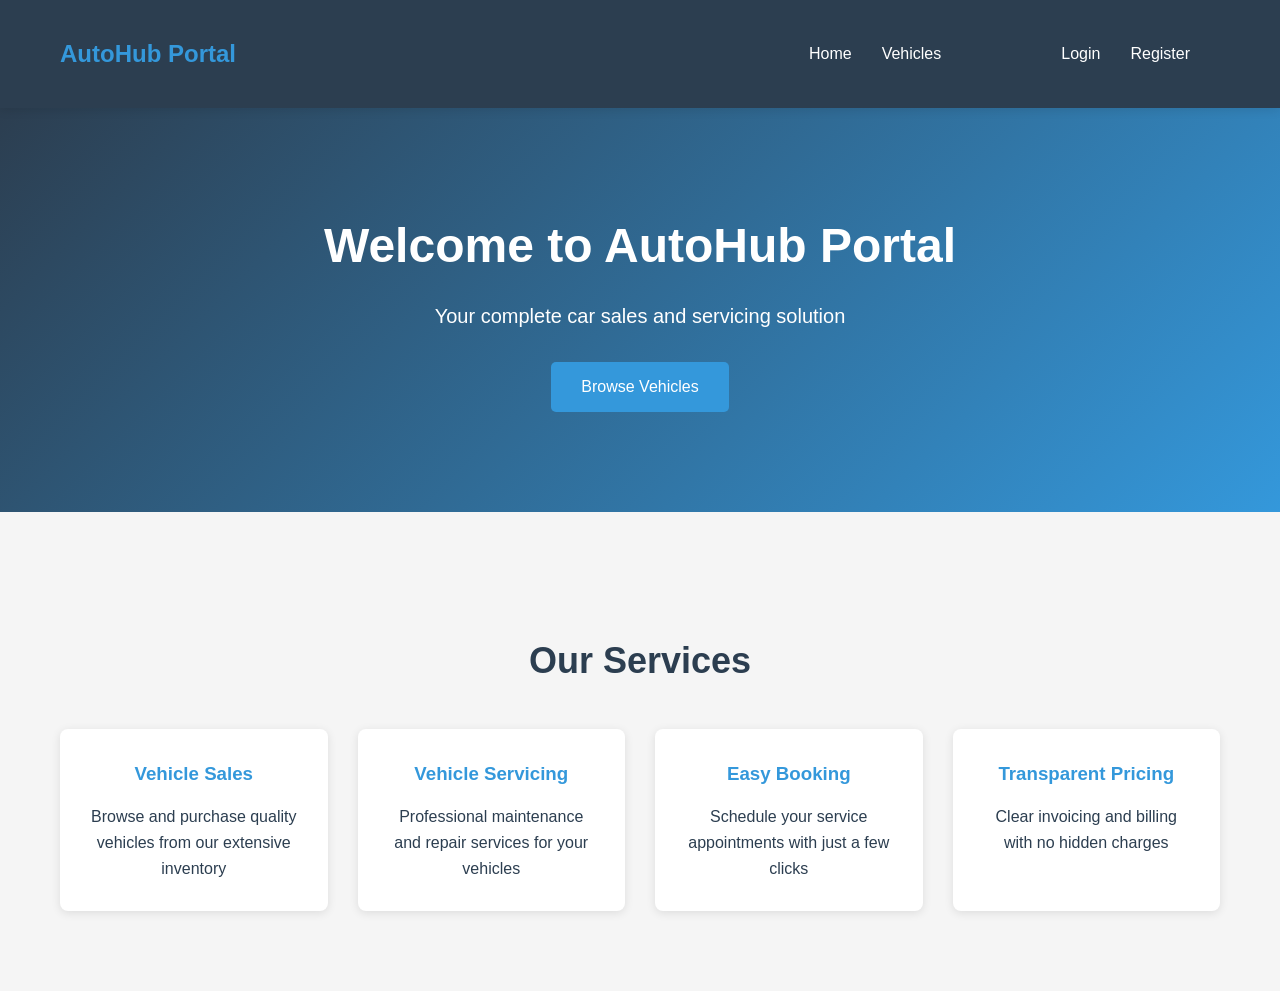
<file: frontend/index.html>
<!DOCTYPE html>
<html lang="en">
<head>
    <meta charset="UTF-8">
    <meta name="viewport" content="width=device-width, initial-scale=1.0">
    <title>Car Sales & Servicing Portal</title>
    <link rel="stylesheet" href="css/styles.css">
</head>
<body>
    <nav class="navbar">
        <div class="container">
            <div class="logo">AutoHub Portal</div>
            <ul class="nav-links" id="navLinks">
                <li><a href="index.html">Home</a></li>
                <li><a href="pages/vehicles.html">Vehicles</a></li>
                <li><a href="pages/dashboard.html" id="dashboardLink" style="display:none;">Dashboard</a></li>
                <li><a href="pages/bookings.html" id="bookingsLink" style="display:none;">Bookings</a></li>
                <li><a href="pages/admin.html" id="adminLink" style="display:none;">Admin</a></li>
                <li><a href="pages/login.html" id="loginLink">Login</a></li>
                <li><a href="pages/register.html" id="registerLink">Register</a></li>
                <li><a href="#" id="logoutLink" style="display:none;">Logout</a></li>
            </ul>
        </div>
    </nav>

    <div class="hero-section">
        <div class="hero-content">
            <h1>Welcome to AutoHub Portal</h1>
            <p>Your complete car sales and servicing solution</p>
            <a href="pages/vehicles.html" class="btn btn-primary">Browse Vehicles</a>
        </div>
    </div>

    <div class="container">
        <section class="features">
            <h2>Our Services</h2>
            <div class="feature-grid">
                <div class="feature-card">
                    <h3>Vehicle Sales</h3>
                    <p>Browse and purchase quality vehicles from our extensive inventory</p>
                </div>
                <div class="feature-card">
                    <h3>Vehicle Servicing</h3>
                    <p>Professional maintenance and repair services for your vehicles</p>
                </div>
                <div class="feature-card">
                    <h3>Easy Booking</h3>
                    <p>Schedule your service appointments with just a few clicks</p>
                </div>
                <div class="feature-card">
                    <h3>Transparent Pricing</h3>
                    <p>Clear invoicing and billing with no hidden charges</p>
                </div>
            </div>
        </section>
    </div>

    <script src="js/auth.js"></script>
</body>
</html>
</file>
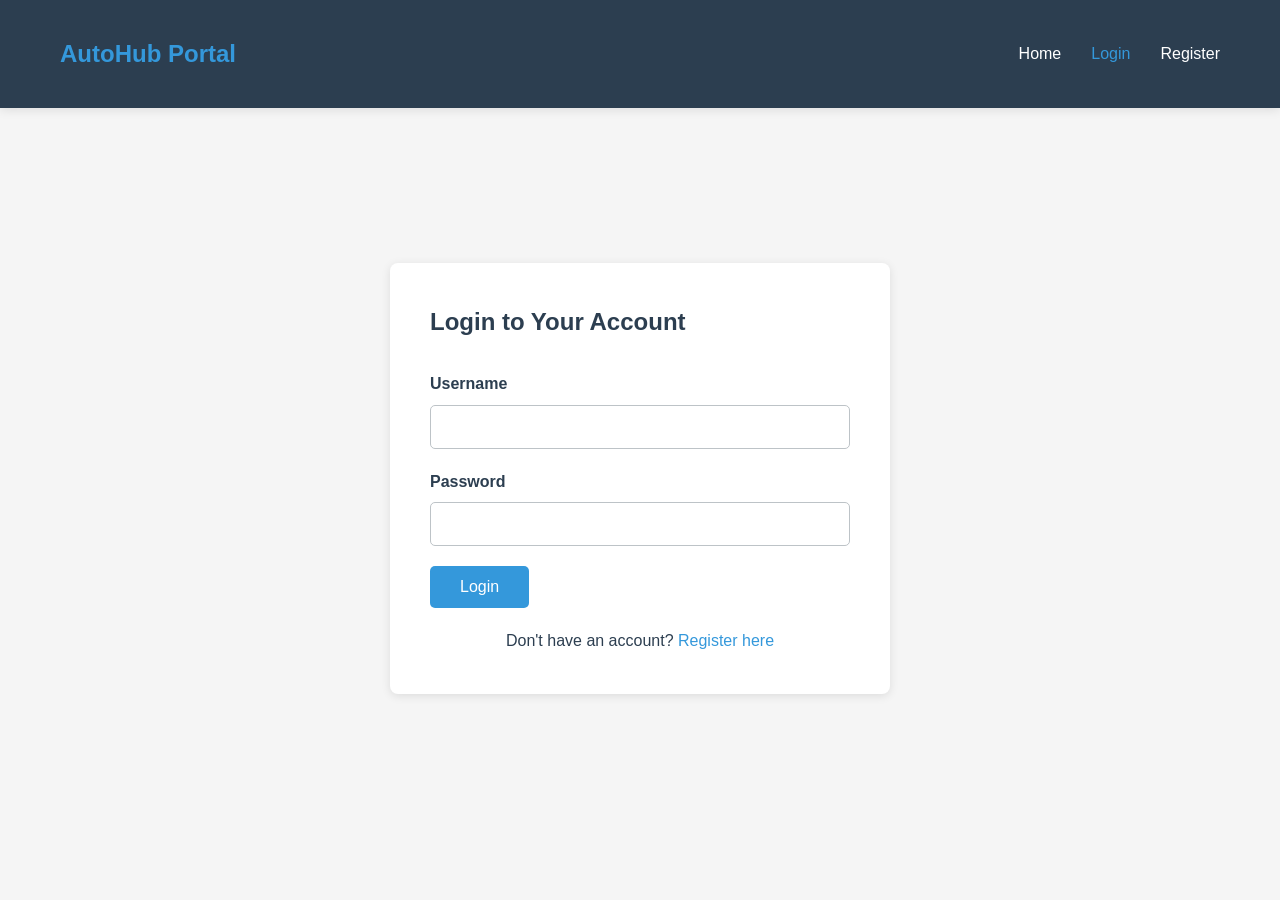
<file: frontend/pages/admin.html>
<!DOCTYPE html>
<html lang="en">
<head>
    <meta charset="UTF-8">
    <meta name="viewport" content="width=device-width, initial-scale=1.0">
    <title>Admin Dashboard - AutoHub Portal</title>
    <link rel="stylesheet" href="../css/styles.css">
</head>
<body>
    <nav class="navbar">
        <div class="container">
            <div class="logo">AutoHub Portal</div>
            <ul class="nav-links" id="navLinks">
                <li><a href="../index.html">Home</a></li>
                <li><a href="admin.html" class="active">Admin</a></li>
                <li><a href="#" id="logoutLink">Logout</a></li>
            </ul>
        </div>
    </nav>

    <div class="container">
        <h1>Administration Dashboard</h1>

        <div class="admin-tabs">
            <button class="tab-btn active" onclick="switchTab('dashboard')">Dashboard</button>
            <button class="tab-btn" onclick="switchTab('users')">Users</button>
            <button class="tab-btn" onclick="switchTab('vehicles')">Vehicles</button>
            <button class="tab-btn" onclick="switchTab('bookings')">Bookings</button>
            <button class="tab-btn" onclick="switchTab('invoices')">Invoices</button>
        </div>

        <!-- Dashboard Tab -->
        <div id="dashboardTab" class="tab-content active">
            <h2>Statistics</h2>
            <div class="dashboard-grid">
                <div class="stat-card">
                    <h3>Total Users</h3>
                    <div id="totalUsers" class="big-number">0</div>
                </div>
                <div class="stat-card">
                    <h3>Total Vehicles</h3>
                    <div id="totalVehicles" class="big-number">0</div>
                </div>
                <div class="stat-card">
                    <h3>Available Vehicles</h3>
                    <div id="availableVehicles" class="big-number">0</div>
                </div>
                <div class="stat-card">
                    <h3>Pending Bookings</h3>
                    <div id="pendingBookings" class="big-number">0</div>
                </div>
                <div class="stat-card">
                    <h3>Pending Invoices</h3>
                    <div id="pendingInvoices" class="big-number">0</div>
                </div>
            </div>
        </div>

        <!-- Users Tab -->
        <div id="usersTab" class="tab-content">
            <h2>User Management</h2>
            <div class="table-container">
                <table id="usersTable">
                    <thead>
                        <tr>
                            <th>Username</th>
                            <th>Email</th>
                            <th>Role</th>
                            <th>Status</th>
                            <th>Actions</th>
                        </tr>
                    </thead>
                    <tbody id="usersBody">
                        <tr><td colspan="5" class="loading">Loading users...</td></tr>
                    </tbody>
                </table>
            </div>
        </div>

        <!-- Vehicles Tab -->
        <div id="vehiclesTab" class="tab-content">
            <h2>Vehicle Management</h2>
            <button class="btn btn-primary" onclick="showAddVehicleForm()">Add Vehicle</button>
            <div id="addVehicleForm" class="form-card" style="display:none;">
                <h3>Add New Vehicle</h3>
                <form id="vehicleForm">
                    <div class="form-row">
                        <div class="form-group">
                            <label for="make">Make *</label>
                            <input type="text" id="make" required>
                        </div>
                        <div class="form-group">
                            <label for="model">Model *</label>
                            <input type="text" id="model" required>
                        </div>
                    </div>
                    <div class="form-row">
                        <div class="form-group">
                            <label for="year">Year *</label>
                            <input type="number" id="year" required>
                        </div>
                        <div class="form-group">
                            <label for="vin">VIN *</label>
                            <input type="text" id="vin" required>
                        </div>
                    </div>
                    <button type="submit" class="btn btn-primary">Add Vehicle</button>
                </form>
            </div>
            <div class="table-container">
                <table id="vehiclesTable">
                    <thead>
                        <tr>
                            <th>Make</th>
                            <th>Model</th>
                            <th>Year</th>
                            <th>Status</th>
                            <th>Price</th>
                            <th>Actions</th>
                        </tr>
                    </thead>
                    <tbody id="vehiclesBody">
                        <tr><td colspan="6" class="loading">Loading vehicles...</td></tr>
                    </tbody>
                </table>
            </div>
        </div>

        <!-- Bookings Tab -->
        <div id="bookingsTab" class="tab-content">
            <h2>Booking Management</h2>
            <div class="table-container">
                <table id="allBookingsTable">
                    <thead>
                        <tr>
                            <th>Customer</th>
                            <th>Vehicle</th>
                            <th>Date</th>
                            <th>Status</th>
                            <th>Actions</th>
                        </tr>
                    </thead>
                    <tbody id="allBookingsBody">
                        <tr><td colspan="5" class="loading">Loading bookings...</td></tr>
                    </tbody>
                </table>
            </div>
        </div>

        <!-- Invoices Tab -->
        <div id="invoicesTab" class="tab-content">
            <h2>Invoice Management</h2>
            <div class="table-container">
                <table id="invoicesTable">
                    <thead>
                        <tr>
                            <th>Invoice #</th>
                            <th>Customer</th>
                            <th>Date</th>
                            <th>Total</th>
                            <th>Status</th>
                            <th>Actions</th>
                        </tr>
                    </thead>
                    <tbody id="invoicesBody">
                        <tr><td colspan="6" class="loading">Loading invoices...</td></tr>
                    </tbody>
                </table>
            </div>
        </div>
    </div>

    <script src="../js/api.js"></script>
    <script src="../js/auth.js"></script>
    <script src="../js/admin.js"></script>
</body>
</html>
</file>
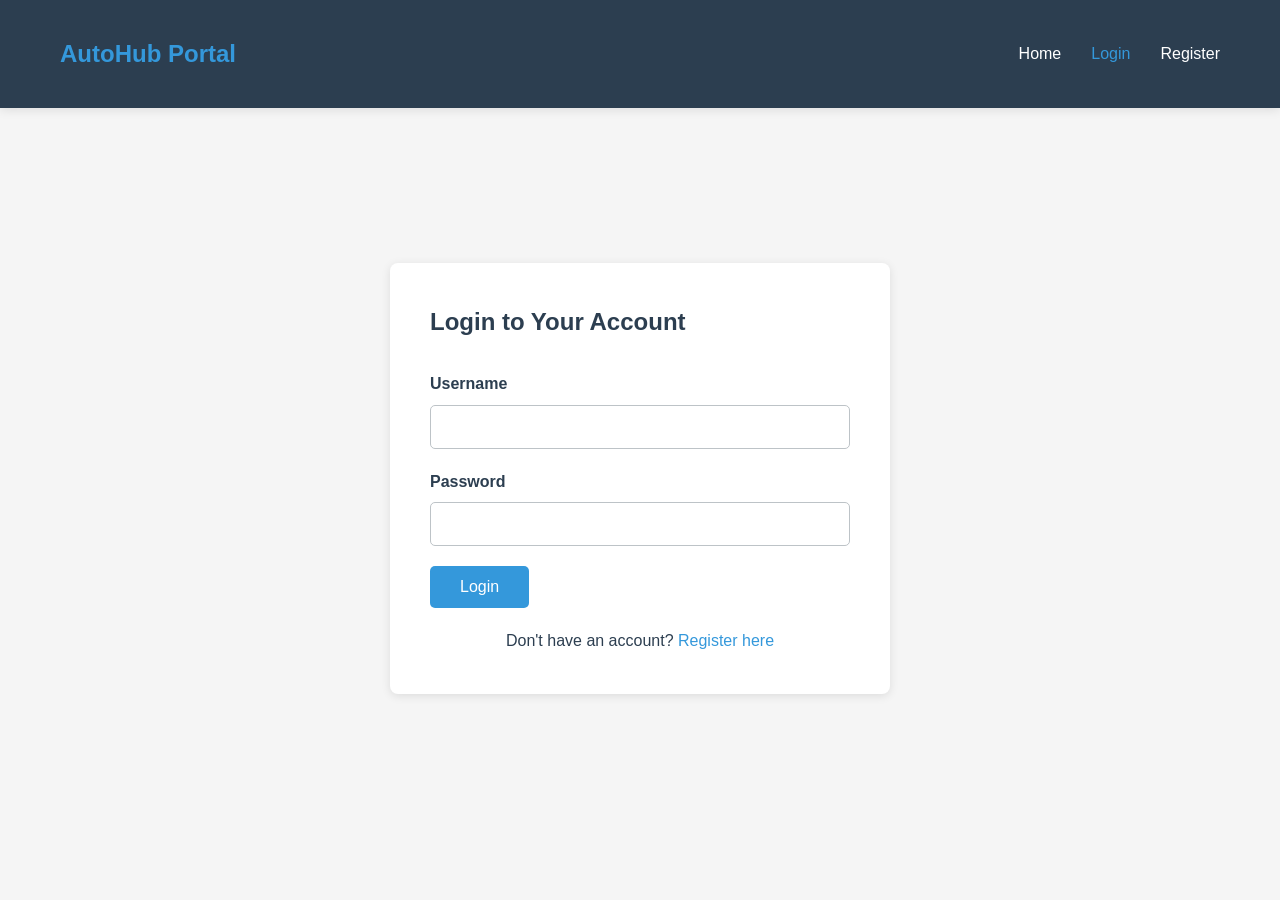
<file: frontend/pages/bookings.html>
<!DOCTYPE html>
<html lang="en">
<head>
    <meta charset="UTF-8">
    <meta name="viewport" content="width=device-width, initial-scale=1.0">
    <title>Bookings - AutoHub Portal</title>
    <link rel="stylesheet" href="../css/styles.css">
</head>
<body>
    <nav class="navbar">
        <div class="container">
            <div class="logo">AutoHub Portal</div>
            <ul class="nav-links" id="navLinks">
                <li><a href="../index.html">Home</a></li>
                <li><a href="vehicles.html">Vehicles</a></li>
                <li><a href="dashboard.html">Dashboard</a></li>
                <li><a href="bookings.html" class="active">Bookings</a></li>
                <li><a href="admin.html" id="adminLink" style="display:none;">Admin</a></li>
                <li><a href="#" id="logoutLink">Logout</a></li>
            </ul>
        </div>
    </nav>

    <div class="container">
        <h1>Service Bookings</h1>

        <div class="button-group">
            <button class="btn btn-primary" onclick="showBookingForm()">New Booking</button>
        </div>

        <div id="bookingForm" class="form-card" style="display:none;">
            <h2>Schedule a Service</h2>
            <form id="newBookingForm">
                <div class="form-group">
                    <label for="vehicle_id">Select Vehicle *</label>
                    <select id="vehicle_id" required>
                        <option value="">Loading vehicles...</option>
                    </select>
                </div>
                <div class="form-group">
                    <label for="service_id">Select Service *</label>
                    <select id="service_id" required>
                        <option value="">Loading services...</option>
                    </select>
                </div>
                <div class="form-group">
                    <label for="booking_date">Preferred Date & Time *</label>
                    <input type="datetime-local" id="booking_date" required>
                </div>
                <div class="form-group">
                    <label for="notes">Additional Notes</label>
                    <textarea id="notes" rows="4"></textarea>
                </div>
                <button type="submit" class="btn btn-primary">Schedule Booking</button>
                <button type="button" class="btn btn-secondary" onclick="hideBookingForm()">Cancel</button>
            </form>
            <div id="bookingMessage" class="message"></div>
        </div>

        <div class="table-container">
            <h2>Your Bookings</h2>
            <table id="bookingsTable">
                <thead>
                    <tr>
                        <th>Date</th>
                        <th>Vehicle</th>
                        <th>Service</th>
                        <th>Status</th>
                        <th>Actions</th>
                    </tr>
                </thead>
                <tbody id="bookingsBody">
                    <tr><td colspan="5" class="loading">Loading bookings...</td></tr>
                </tbody>
            </table>
        </div>
    </div>

    <script src="../js/api.js"></script>
    <script src="../js/auth.js"></script>
    <script src="../js/bookings.js"></script>
</body>
</html>
</file>
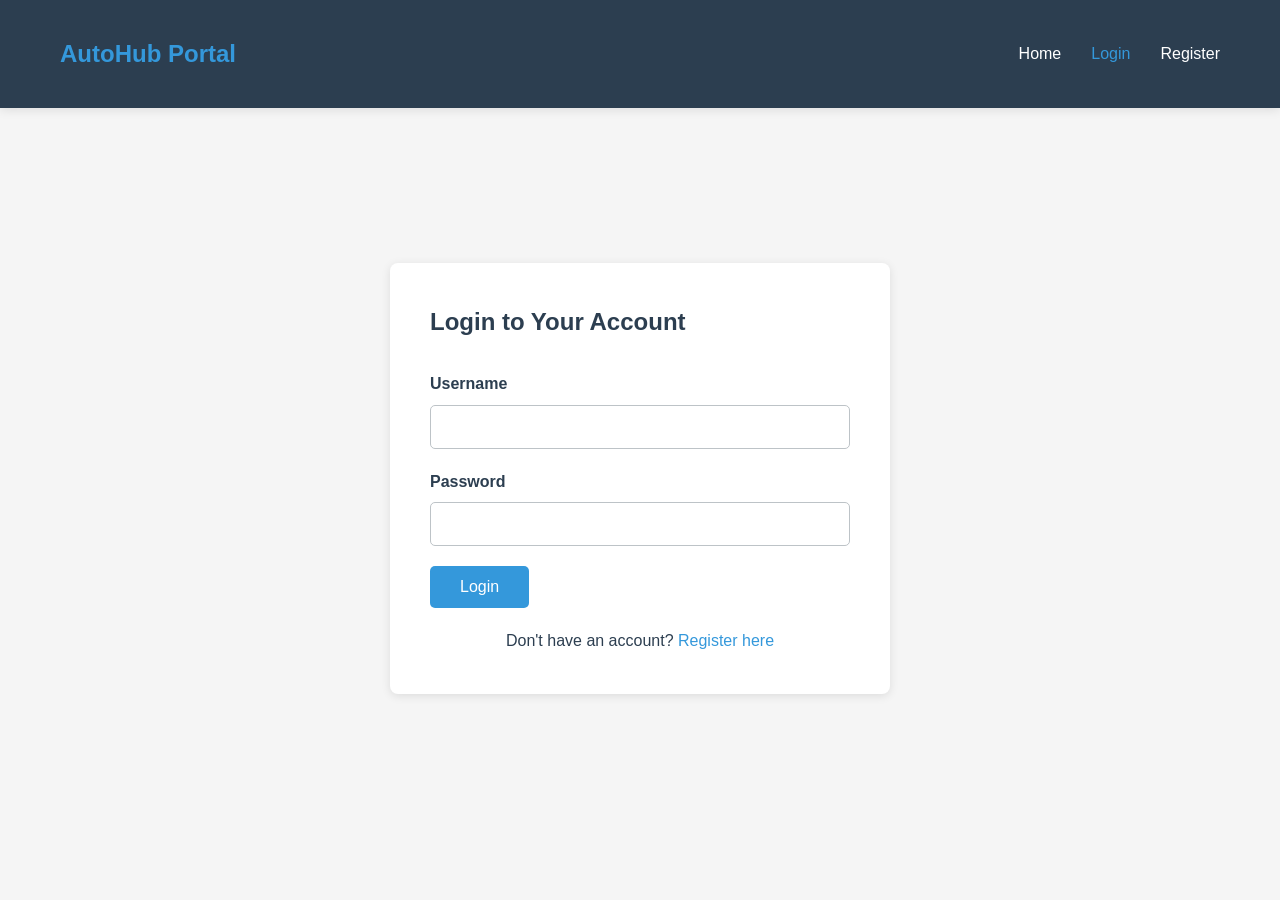
<file: frontend/pages/dashboard.html>
<!DOCTYPE html>
<html lang="en">
<head>
    <meta charset="UTF-8">
    <meta name="viewport" content="width=device-width, initial-scale=1.0">
    <title>Dashboard - AutoHub Portal</title>
    <link rel="stylesheet" href="../css/styles.css">
</head>
<body>
    <nav class="navbar">
        <div class="container">
            <div class="logo">AutoHub Portal</div>
            <ul class="nav-links" id="navLinks">
                <li><a href="../index.html">Home</a></li>
                <li><a href="vehicles.html">Vehicles</a></li>
                <li><a href="dashboard.html" class="active">Dashboard</a></li>
                <li><a href="bookings.html">Bookings</a></li>
                <li><a href="admin.html" id="adminLink" style="display:none;">Admin</a></li>
                <li><a href="#" id="logoutLink">Logout</a></li>
            </ul>
        </div>
    </nav>

    <div class="container">
        <div class="dashboard-header">
            <h1>Welcome, <span id="userName"></span></h1>
            <p id="userEmail"></p>
        </div>

        <div class="dashboard-grid">
            <div class="dashboard-card">
                <h3>My Vehicles</h3>
                <div id="vehiclesCount" class="big-number">0</div>
                <a href="vehicles.html" class="btn btn-secondary">View Vehicles</a>
            </div>

            <div class="dashboard-card">
                <h3>Upcoming Bookings</h3>
                <div id="bookingsCount" class="big-number">0</div>
                <a href="bookings.html" class="btn btn-secondary">View Bookings</a>
            </div>

            <div class="dashboard-card">
                <h3>Pending Invoices</h3>
                <div id="invoicesCount" class="big-number">0</div>
                <a href="invoices.html" class="btn btn-secondary">View Invoices</a>
            </div>

            <div class="dashboard-card">
                <h3>Support</h3>
                <p>Need help? Contact our support team</p>
                <a href="mailto:support@autohub.com" class="btn btn-secondary">Contact Support</a>
            </div>
        </div>

        <section class="dashboard-section">
            <h2>Recent Bookings</h2>
            <div id="recentBookings" class="table-container">
                <p class="loading">Loading bookings...</p>
            </div>
        </section>

        <section class="dashboard-section">
            <h2>Profile Settings</h2>
            <div class="profile-form">
                <div class="form-group">
                    <label>Address:</label>
                    <input type="text" id="address" placeholder="Enter address">
                </div>
                <div class="form-group">
                    <label>City:</label>
                    <input type="text" id="city" placeholder="Enter city">
                </div>
                <div class="form-group">
                    <label>State:</label>
                    <input type="text" id="state" placeholder="Enter state">
                </div>
                <div class="form-group">
                    <label>Postal Code:</label>
                    <input type="text" id="postal_code" placeholder="Enter postal code">
                </div>
                <button class="btn btn-primary" onclick="updateProfile()">Update Profile</button>
            </div>
        </section>
    </div>

    <script src="../js/api.js"></script>
    <script src="../js/auth.js"></script>
    <script src="../js/dashboard.js"></script>
</body>
</html>
</file>
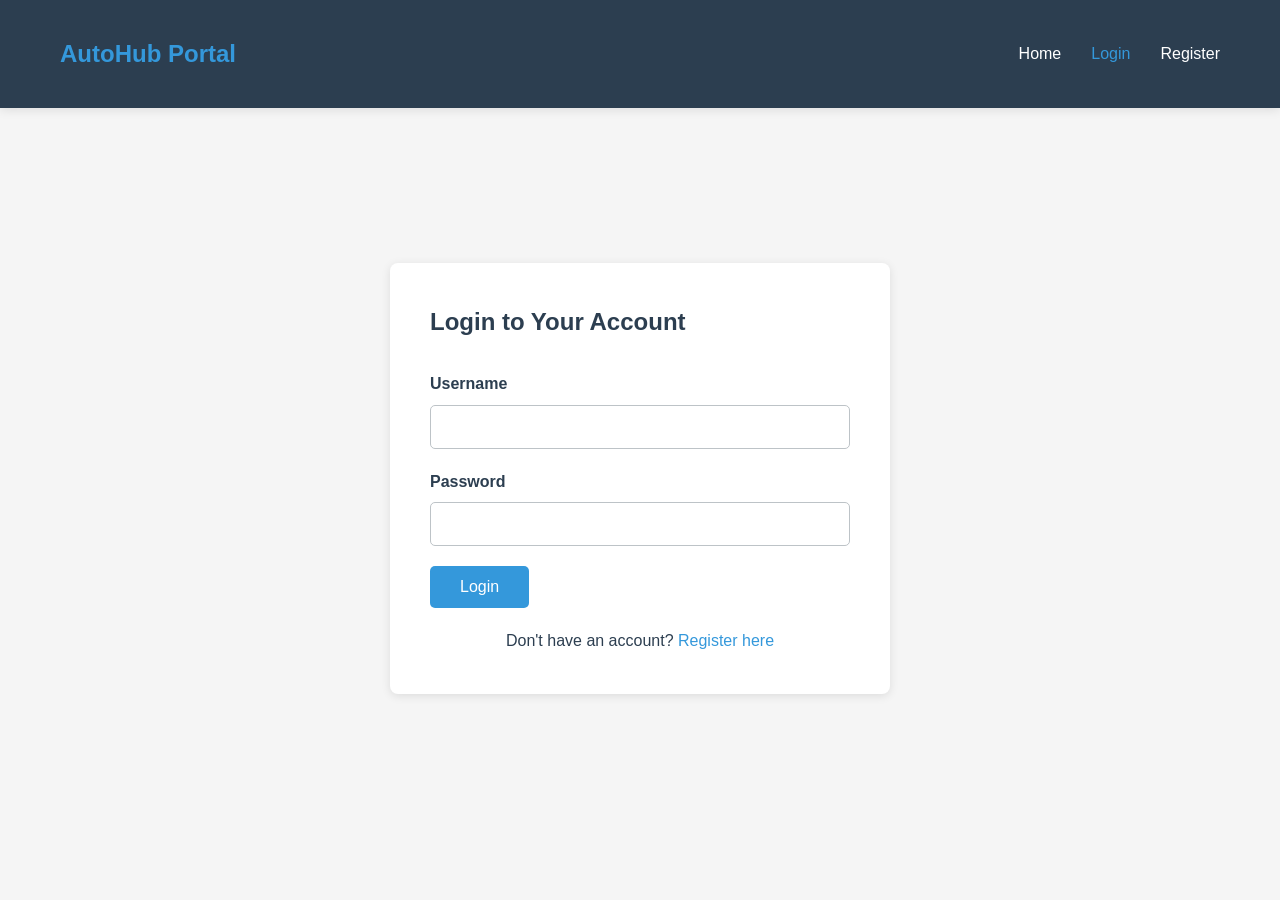
<file: frontend/pages/login.html>
<!DOCTYPE html>
<html lang="en">
<head>
    <meta charset="UTF-8">
    <meta name="viewport" content="width=device-width, initial-scale=1.0">
    <title>Login - AutoHub Portal</title>
    <link rel="stylesheet" href="../css/styles.css">
</head>
<body>
    <nav class="navbar">
        <div class="container">
            <div class="logo">AutoHub Portal</div>
            <ul class="nav-links">
                <li><a href="../index.html">Home</a></li>
                <li><a href="login.html" class="active">Login</a></li>
                <li><a href="register.html">Register</a></li>
            </ul>
        </div>
    </nav>

    <div class="container">
        <div class="form-wrapper">
            <div class="form-card">
                <h2>Login to Your Account</h2>
                <form id="loginForm">
                    <div class="form-group">
                        <label for="username">Username</label>
                        <input type="text" id="username" name="username" required>
                    </div>
                    <div class="form-group">
                        <label for="password">Password</label>
                        <input type="password" id="password" name="password" required>
                    </div>
                    <button type="submit" class="btn btn-primary">Login</button>
                    <p class="form-link">Don't have an account? <a href="register.html">Register here</a></p>
                </form>
                <div id="loginMessage" class="message"></div>
            </div>
        </div>
    </div>

    <script src="../js/api.js"></script>
    <script src="../js/auth.js"></script>
    <script>
        document.getElementById('loginForm').addEventListener('submit', async (e) => {
            e.preventDefault();
            const username = document.getElementById('username').value;
            const password = document.getElementById('password').value;
            
            const result = await apiCall('POST', '/auth/login', { username, password });
            const messageEl = document.getElementById('loginMessage');
            
            if (result.access_token) {
                localStorage.setItem('token', result.access_token);
                localStorage.setItem('user', JSON.stringify(result.user));
                messageEl.classList.add('success');
                messageEl.textContent = 'Login successful! Redirecting...';
                setTimeout(() => window.location.href = '../pages/dashboard.html', 2000);
            } else {
                messageEl.classList.add('error');
                messageEl.textContent = result.message || 'Login failed';
            }
        });
    </script>
</body>
</html>
</file>
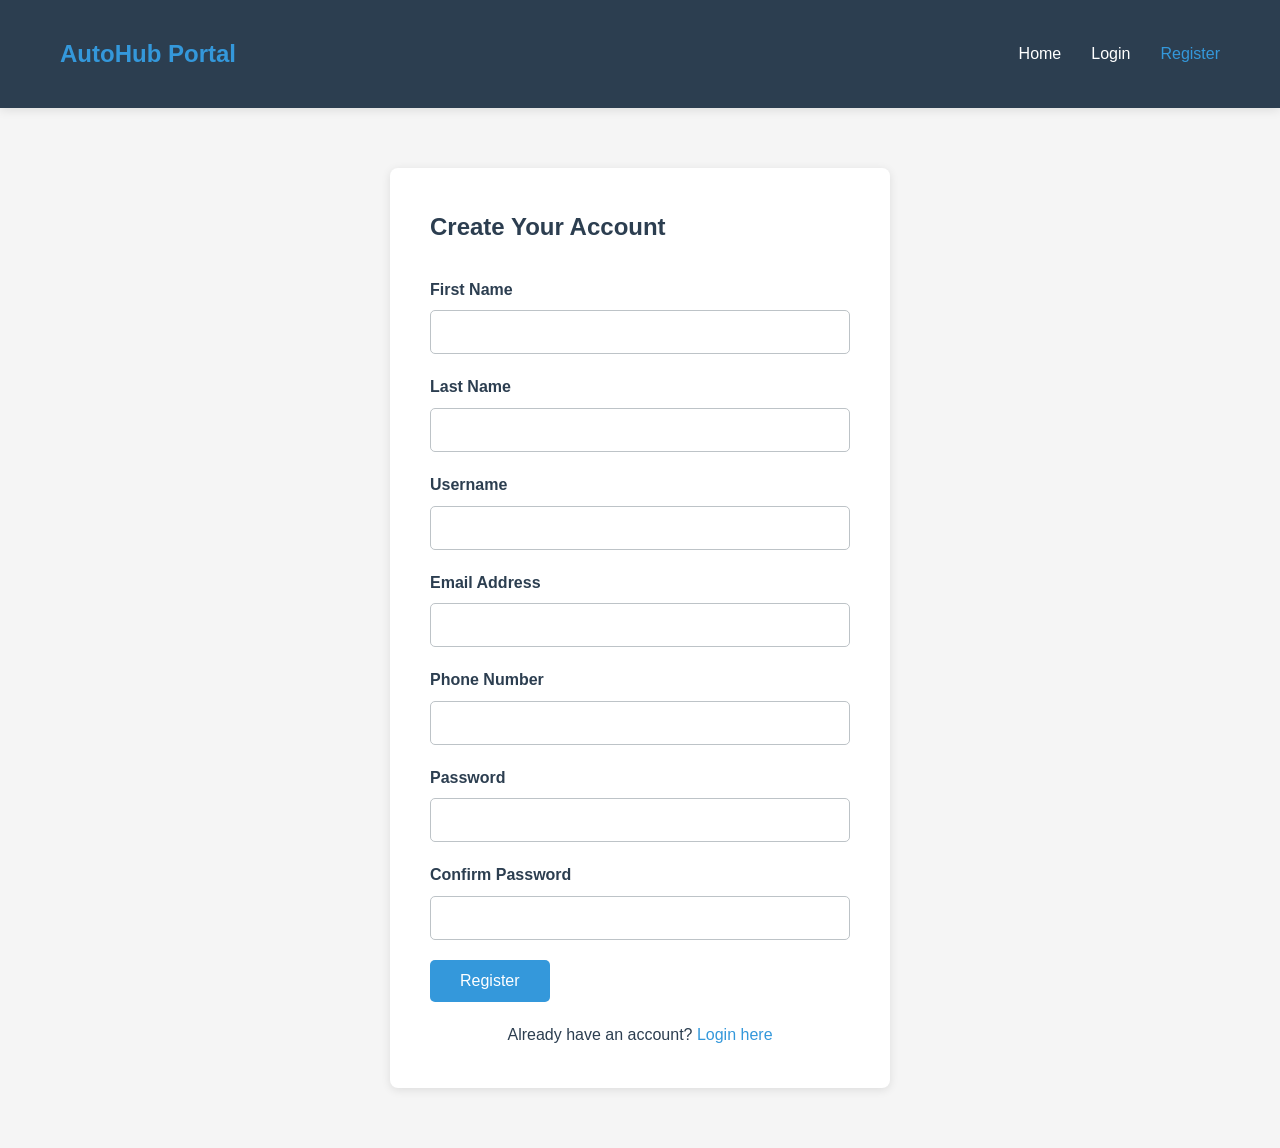
<file: frontend/pages/register.html>
<!DOCTYPE html>
<html lang="en">
<head>
    <meta charset="UTF-8">
    <meta name="viewport" content="width=device-width, initial-scale=1.0">
    <title>Register - AutoHub Portal</title>
    <link rel="stylesheet" href="../css/styles.css">
</head>
<body>
    <nav class="navbar">
        <div class="container">
            <div class="logo">AutoHub Portal</div>
            <ul class="nav-links">
                <li><a href="../index.html">Home</a></li>
                <li><a href="login.html">Login</a></li>
                <li><a href="register.html" class="active">Register</a></li>
            </ul>
        </div>
    </nav>

    <div class="container">
        <div class="form-wrapper">
            <div class="form-card">
                <h2>Create Your Account</h2>
                <form id="registerForm">
                    <div class="form-group">
                        <label for="first_name">First Name</label>
                        <input type="text" id="first_name" name="first_name" required>
                    </div>
                    <div class="form-group">
                        <label for="last_name">Last Name</label>
                        <input type="text" id="last_name" name="last_name" required>
                    </div>
                    <div class="form-group">
                        <label for="username">Username</label>
                        <input type="text" id="username" name="username" required>
                    </div>
                    <div class="form-group">
                        <label for="email">Email Address</label>
                        <input type="email" id="email" name="email" required>
                    </div>
                    <div class="form-group">
                        <label for="phone">Phone Number</label>
                        <input type="tel" id="phone" name="phone">
                    </div>
                    <div class="form-group">
                        <label for="password">Password</label>
                        <input type="password" id="password" name="password" required>
                    </div>
                    <div class="form-group">
                        <label for="confirm_password">Confirm Password</label>
                        <input type="password" id="confirm_password" name="confirm_password" required>
                    </div>
                    <button type="submit" class="btn btn-primary">Register</button>
                    <p class="form-link">Already have an account? <a href="login.html">Login here</a></p>
                </form>
                <div id="registerMessage" class="message"></div>
            </div>
        </div>
    </div>

    <script src="../js/api.js"></script>
    <script>
        document.getElementById('registerForm').addEventListener('submit', async (e) => {
            e.preventDefault();
            
            const password = document.getElementById('password').value;
            const confirmPassword = document.getElementById('confirm_password').value;
            
            if (password !== confirmPassword) {
                const messageEl = document.getElementById('registerMessage');
                messageEl.classList.add('error');
                messageEl.textContent = 'Passwords do not match';
                return;
            }
            
            const formData = {
                first_name: document.getElementById('first_name').value,
                last_name: document.getElementById('last_name').value,
                username: document.getElementById('username').value,
                email: document.getElementById('email').value,
                phone: document.getElementById('phone').value,
                password: password
            };
            
            const result = await apiCall('POST', '/auth/register', formData);
            const messageEl = document.getElementById('registerMessage');
            
            if (result.message === 'User registered successfully') {
                messageEl.classList.add('success');
                messageEl.textContent = 'Registration successful! Redirecting to login...';
                setTimeout(() => window.location.href = 'login.html', 2000);
            } else {
                messageEl.classList.add('error');
                messageEl.textContent = result.message || 'Registration failed';
            }
        });
    </script>
</body>
</html>
</file>
<file: frontend/css/styles.css>
:root {
    --primary-color: #2c3e50;
    --secondary-color: #3498db;
    --accent-color: #e74c3c;
    --success-color: #27ae60;
    --warning-color: #f39c12;
    --danger-color: #e74c3c;
    --light-color: #ecf0f1;
    --dark-color: #2c3e50;
    --border-color: #bdc3c7;
    --shadow: 0 2px 10px rgba(0, 0, 0, 0.1);
}

* {
    margin: 0;
    padding: 0;
    box-sizing: border-box;
}

body {
    font-family: 'Segoe UI', Tahoma, Geneva, Verdana, sans-serif;
    background-color: #f5f5f5;
    color: var(--dark-color);
    line-height: 1.6;
}

.container {
    max-width: 1200px;
    margin: 0 auto;
    padding: 20px;
}

/* Navbar */
.navbar {
    background-color: var(--primary-color);
    color: white;
    padding: 15px 0;
    box-shadow: var(--shadow);
    position: sticky;
    top: 0;
    z-index: 100;
}

.navbar .container {
    display: flex;
    justify-content: space-between;
    align-items: center;
}

.logo {
    font-size: 24px;
    font-weight: bold;
    color: var(--secondary-color);
}

.nav-links {
    display: flex;
    list-style: none;
    gap: 30px;
    align-items: center;
}

.nav-links a {
    color: white;
    text-decoration: none;
    transition: color 0.3s ease;
}

.nav-links a:hover,
.nav-links a.active {
    color: var(--secondary-color);
}

/* Hero Section */
.hero-section {
    background: linear-gradient(135deg, var(--primary-color), var(--secondary-color));
    color: white;
    padding: 100px 20px;
    text-align: center;
    margin-bottom: 40px;
}

.hero-content h1 {
    font-size: 48px;
    margin-bottom: 15px;
}

.hero-content p {
    font-size: 20px;
    margin-bottom: 30px;
}

/* Buttons */
.btn {
    padding: 12px 30px;
    border: none;
    border-radius: 5px;
    cursor: pointer;
    font-size: 16px;
    transition: all 0.3s ease;
    text-decoration: none;
    display: inline-block;
}

.btn-primary {
    background-color: var(--secondary-color);
    color: white;
}

.btn-primary:hover {
    background-color: #2980b9;
    transform: translateY(-2px);
    box-shadow: var(--shadow);
}

.btn-secondary {
    background-color: var(--dark-color);
    color: white;
}

.btn-secondary:hover {
    background-color: #1a252f;
}

.btn-danger {
    background-color: var(--danger-color);
    color: white;
}

.btn-danger:hover {
    background-color: #c0392b;
}

/* Forms */
.form-wrapper {
    display: flex;
    justify-content: center;
    align-items: center;
    min-height: calc(100vh - 200px);
    padding: 40px 20px;
}

.form-card {
    background: white;
    padding: 40px;
    border-radius: 8px;
    box-shadow: var(--shadow);
    width: 100%;
    max-width: 500px;
}

.form-card h2 {
    margin-bottom: 30px;
    color: var(--primary-color);
}

.form-group {
    margin-bottom: 20px;
}

.form-group label {
    display: block;
    margin-bottom: 8px;
    font-weight: 600;
    color: var(--dark-color);
}

.form-group input,
.form-group select,
.form-group textarea {
    width: 100%;
    padding: 12px;
    border: 1px solid var(--border-color);
    border-radius: 5px;
    font-size: 16px;
    transition: border-color 0.3s ease;
}

.form-group input:focus,
.form-group select:focus,
.form-group textarea:focus {
    outline: none;
    border-color: var(--secondary-color);
    box-shadow: 0 0 5px rgba(52, 152, 219, 0.3);
}

.form-row {
    display: grid;
    grid-template-columns: 1fr 1fr;
    gap: 20px;
}

.form-link {
    text-align: center;
    margin-top: 20px;
}

.form-link a {
    color: var(--secondary-color);
    text-decoration: none;
}

.form-link a:hover {
    text-decoration: underline;
}

.message {
    padding: 15px;
    border-radius: 5px;
    margin-top: 20px;
    display: none;
}

.message.success {
    display: block;
    background-color: #d4edda;
    color: #155724;
    border: 1px solid #c3e6cb;
}

.message.error {
    display: block;
    background-color: #f8d7da;
    color: #721c24;
    border: 1px solid #f5c6cb;
}

/* Features Section */
.features {
    padding: 60px 0;
}

.features h2 {
    text-align: center;
    font-size: 36px;
    margin-bottom: 40px;
    color: var(--primary-color);
}

.feature-grid {
    display: grid;
    grid-template-columns: repeat(auto-fit, minmax(250px, 1fr));
    gap: 30px;
}

.feature-card {
    background: white;
    padding: 30px;
    border-radius: 8px;
    box-shadow: var(--shadow);
    text-align: center;
    transition: transform 0.3s ease, box-shadow 0.3s ease;
}

.feature-card:hover {
    transform: translateY(-5px);
    box-shadow: 0 5px 20px rgba(0, 0, 0, 0.15);
}

.feature-card h3 {
    color: var(--secondary-color);
    margin-bottom: 15px;
}

/* Vehicles Grid */
.vehicles-grid {
    display: grid;
    grid-template-columns: repeat(auto-fill, minmax(280px, 1fr));
    gap: 20px;
    margin-top: 30px;
}

.vehicle-card {
    background: white;
    border-radius: 8px;
    overflow: hidden;
    box-shadow: var(--shadow);
    transition: transform 0.3s ease;
}

.vehicle-card:hover {
    transform: translateY(-5px);
    box-shadow: 0 5px 20px rgba(0, 0, 0, 0.15);
}

.vehicle-card-header {
    background: linear-gradient(135deg, var(--primary-color), var(--secondary-color));
    color: white;
    padding: 15px;
}

.vehicle-card-header h3 {
    margin: 0 0 5px 0;
}

.vehicle-card-body {
    padding: 15px;
}

.vehicle-info {
    display: grid;
    grid-template-columns: 1fr 1fr;
    gap: 10px;
    margin-bottom: 15px;
    font-size: 14px;
}

.vehicle-info-item {
    display: flex;
    justify-content: space-between;
}

.vehicle-info-label {
    font-weight: 600;
    color: var(--dark-color);
}

.vehicle-info-value {
    color: #666;
}

.vehicle-price {
    font-size: 24px;
    font-weight: bold;
    color: var(--secondary-color);
    margin: 15px 0;
}

.filter-section {
    display: flex;
    gap: 15px;
    margin-bottom: 30px;
}

.filter-section input,
.filter-section select {
    padding: 12px;
    border: 1px solid var(--border-color);
    border-radius: 5px;
    font-size: 16px;
}

/* Dashboard */
.dashboard-header {
    margin-bottom: 40px;
}

.dashboard-header h1 {
    color: var(--primary-color);
    margin-bottom: 10px;
}

.dashboard-grid {
    display: grid;
    grid-template-columns: repeat(auto-fit, minmax(250px, 1fr));
    gap: 20px;
    margin-bottom: 40px;
}

.dashboard-card,
.stat-card {
    background: white;
    padding: 30px;
    border-radius: 8px;
    box-shadow: var(--shadow);
}

.dashboard-card h3,
.stat-card h3 {
    color: var(--primary-color);
    margin-bottom: 15px;
}

.big-number {
    font-size: 48px;
    font-weight: bold;
    color: var(--secondary-color);
    margin: 15px 0;
}

.dashboard-section {
    background: white;
    padding: 30px;
    border-radius: 8px;
    box-shadow: var(--shadow);
    margin-bottom: 30px;
}

.dashboard-section h2 {
    color: var(--primary-color);
    margin-bottom: 20px;
}

.profile-form {
    display: grid;
    grid-template-columns: repeat(auto-fit, minmax(250px, 1fr));
    gap: 20px;
}

/* Tables */
.table-container {
    background: white;
    border-radius: 8px;
    overflow: hidden;
    box-shadow: var(--shadow);
    overflow-x: auto;
}

table {
    width: 100%;
    border-collapse: collapse;
}

thead {
    background-color: var(--primary-color);
    color: white;
}

th, td {
    padding: 15px;
    text-align: left;
    border-bottom: 1px solid var(--border-color);
}

tr:hover {
    background-color: #f9f9f9;
}

.loading {
    text-align: center;
    color: #999;
    padding: 20px;
}

/* Admin Tabs */
.admin-tabs {
    display: flex;
    gap: 10px;
    margin-bottom: 30px;
    border-bottom: 2px solid var(--border-color);
    overflow-x: auto;
}

.tab-btn {
    padding: 12px 20px;
    border: none;
    background: none;
    cursor: pointer;
    font-size: 16px;
    color: var(--dark-color);
    border-bottom: 3px solid transparent;
    transition: all 0.3s ease;
    white-space: nowrap;
}

.tab-btn.active {
    color: var(--secondary-color);
    border-bottom-color: var(--secondary-color);
}

.tab-content {
    display: none;
    animation: fadeIn 0.3s ease;
}

.tab-content.active {
    display: block;
}

@keyframes fadeIn {
    from {
        opacity: 0;
    }
    to {
        opacity: 1;
    }
}

.button-group {
    margin-bottom: 20px;
    display: flex;
    gap: 10px;
}

/* Responsive */
@media (max-width: 768px) {
    .nav-links {
        flex-direction: column;
        gap: 15px;
    }

    .hero-content h1 {
        font-size: 32px;
    }

    .form-row {
        grid-template-columns: 1fr;
    }

    .vehicles-grid {
        grid-template-columns: 1fr;
    }

    .dashboard-grid {
        grid-template-columns: 1fr;
    }

    table {
        font-size: 14px;
    }

    th, td {
        padding: 10px;
    }
}
</file>
